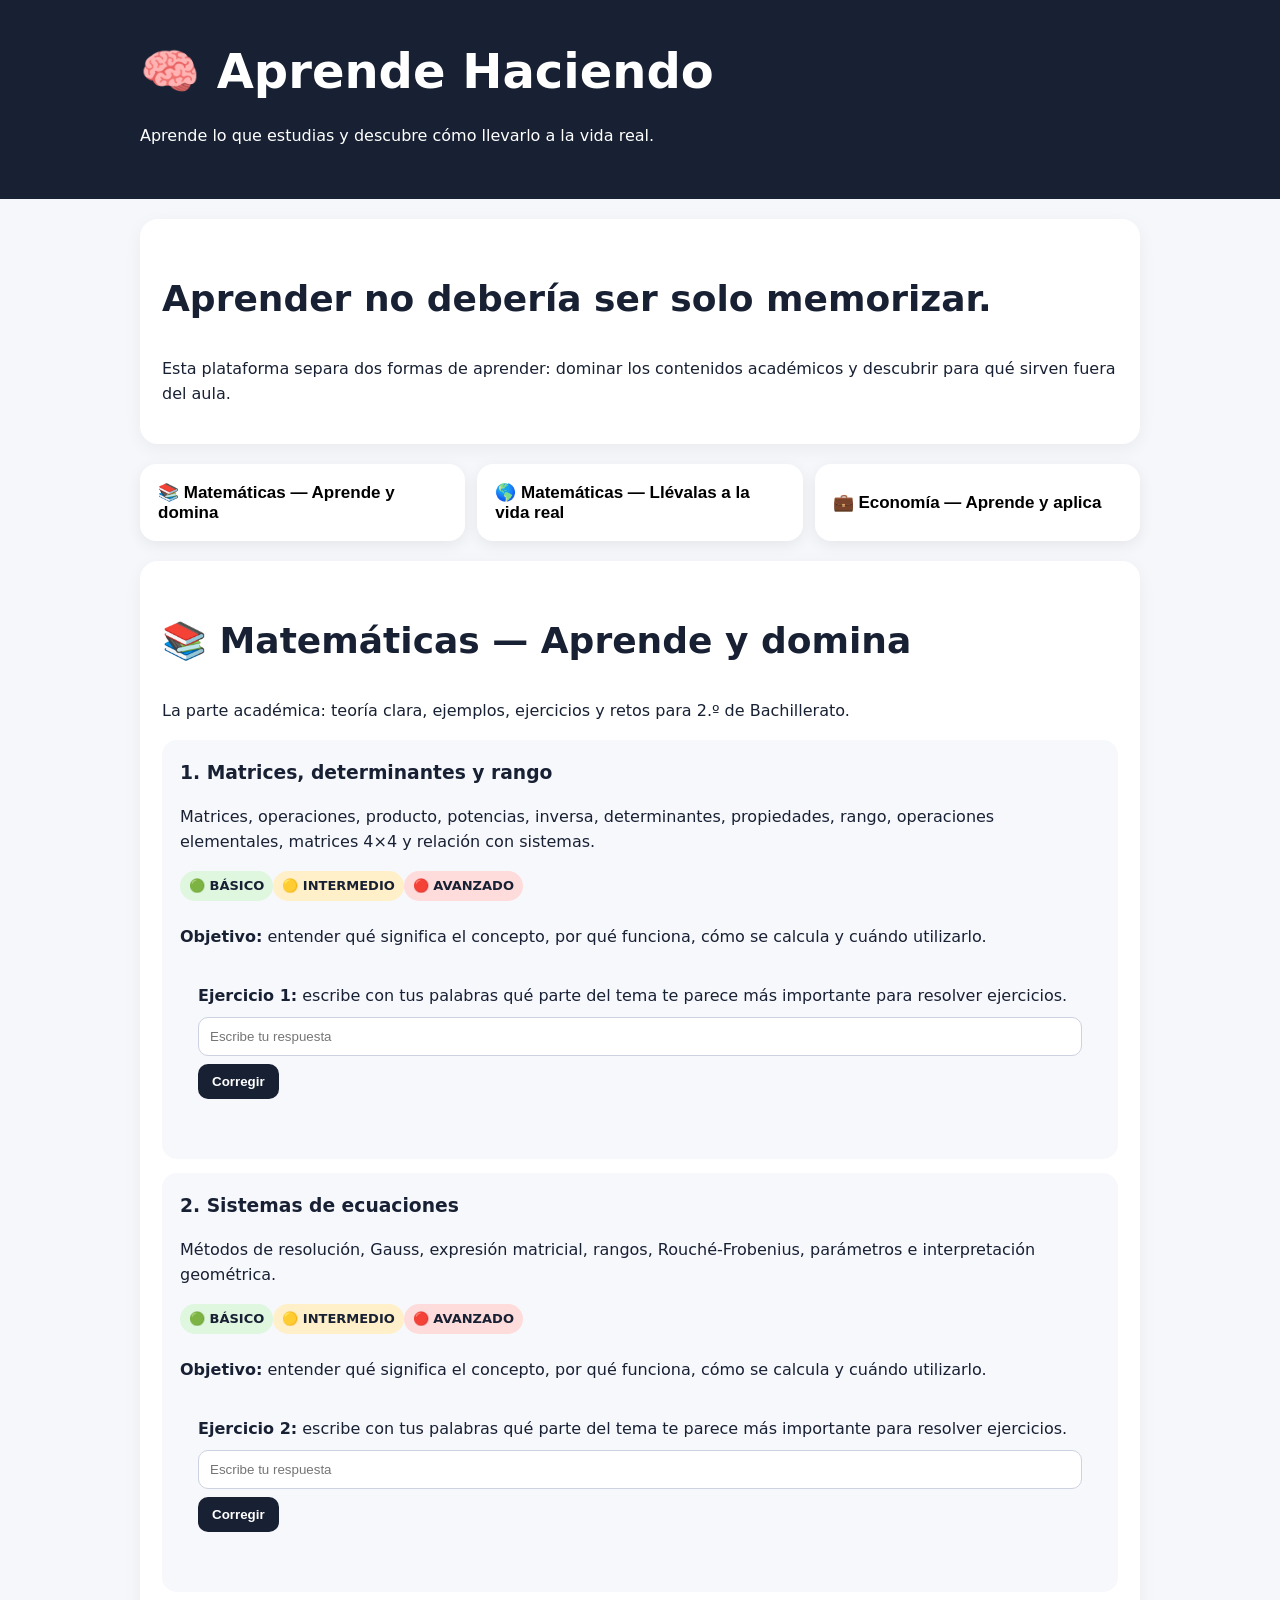
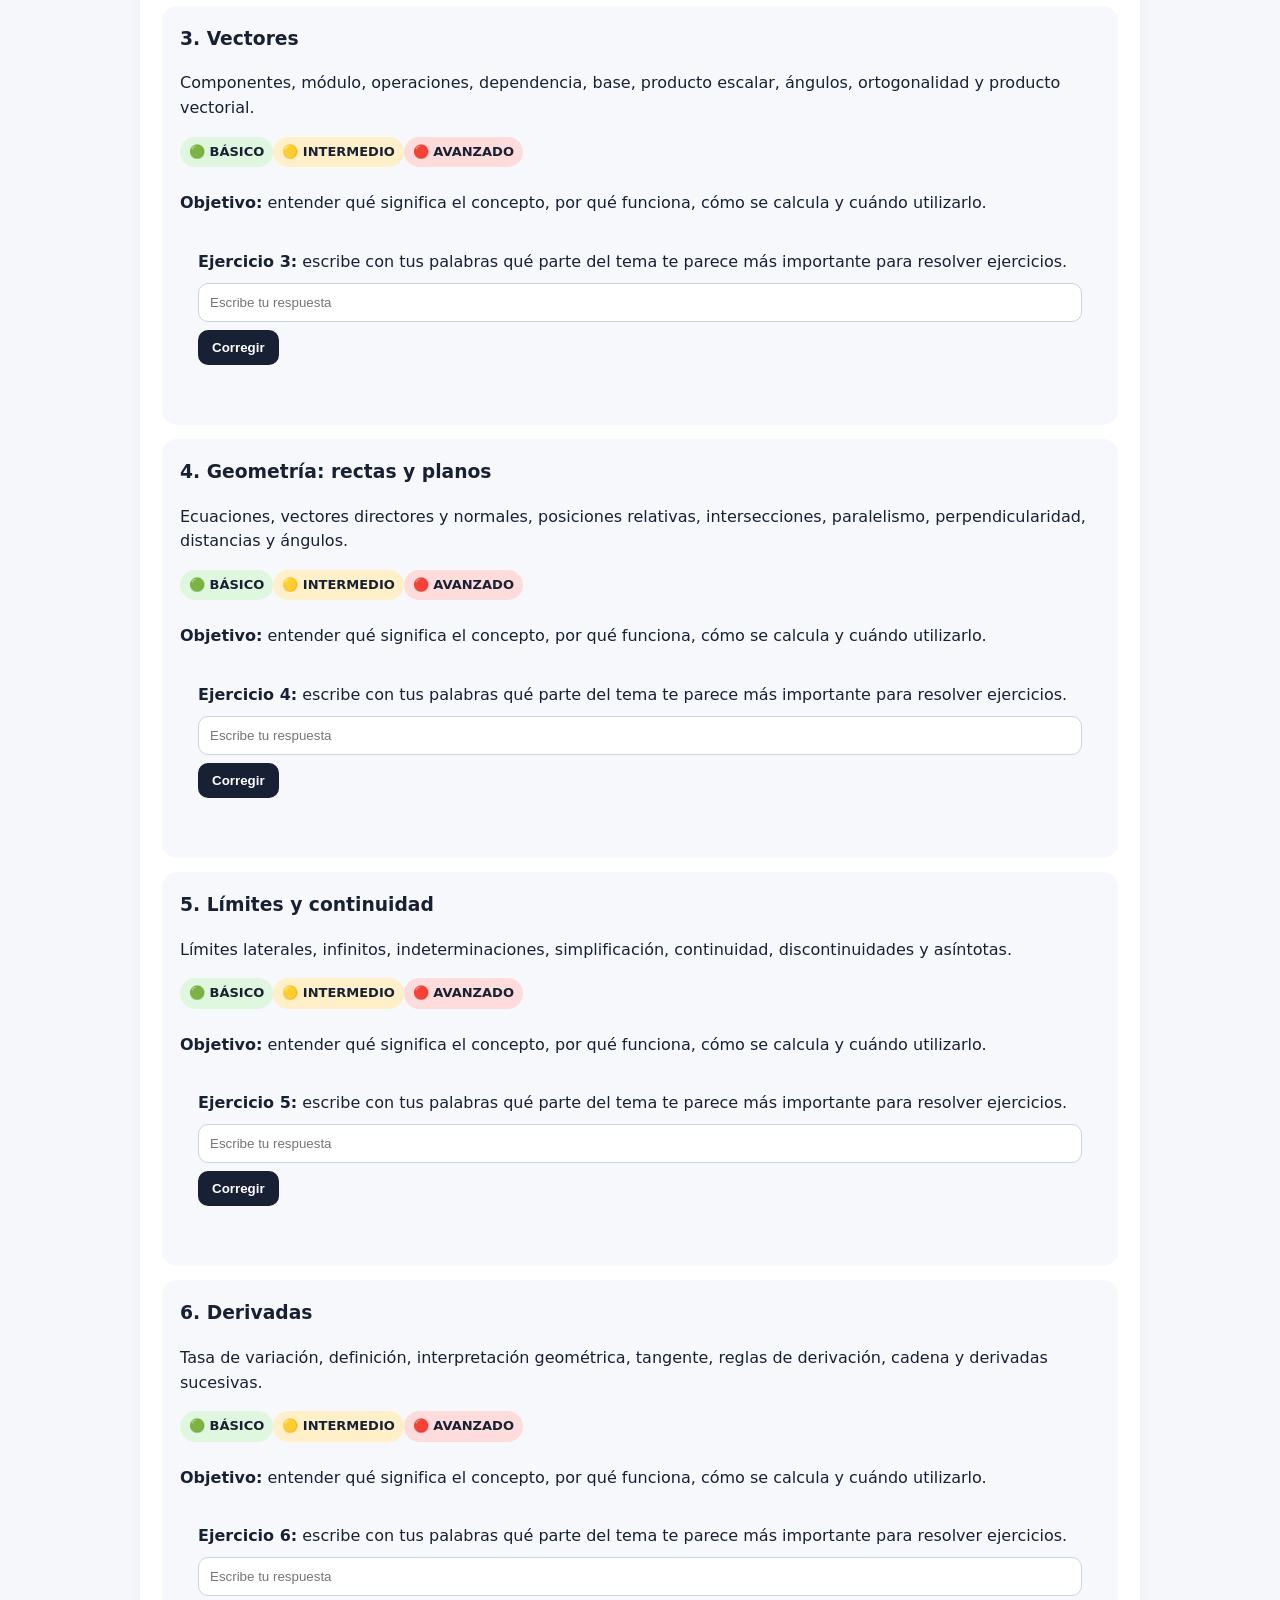
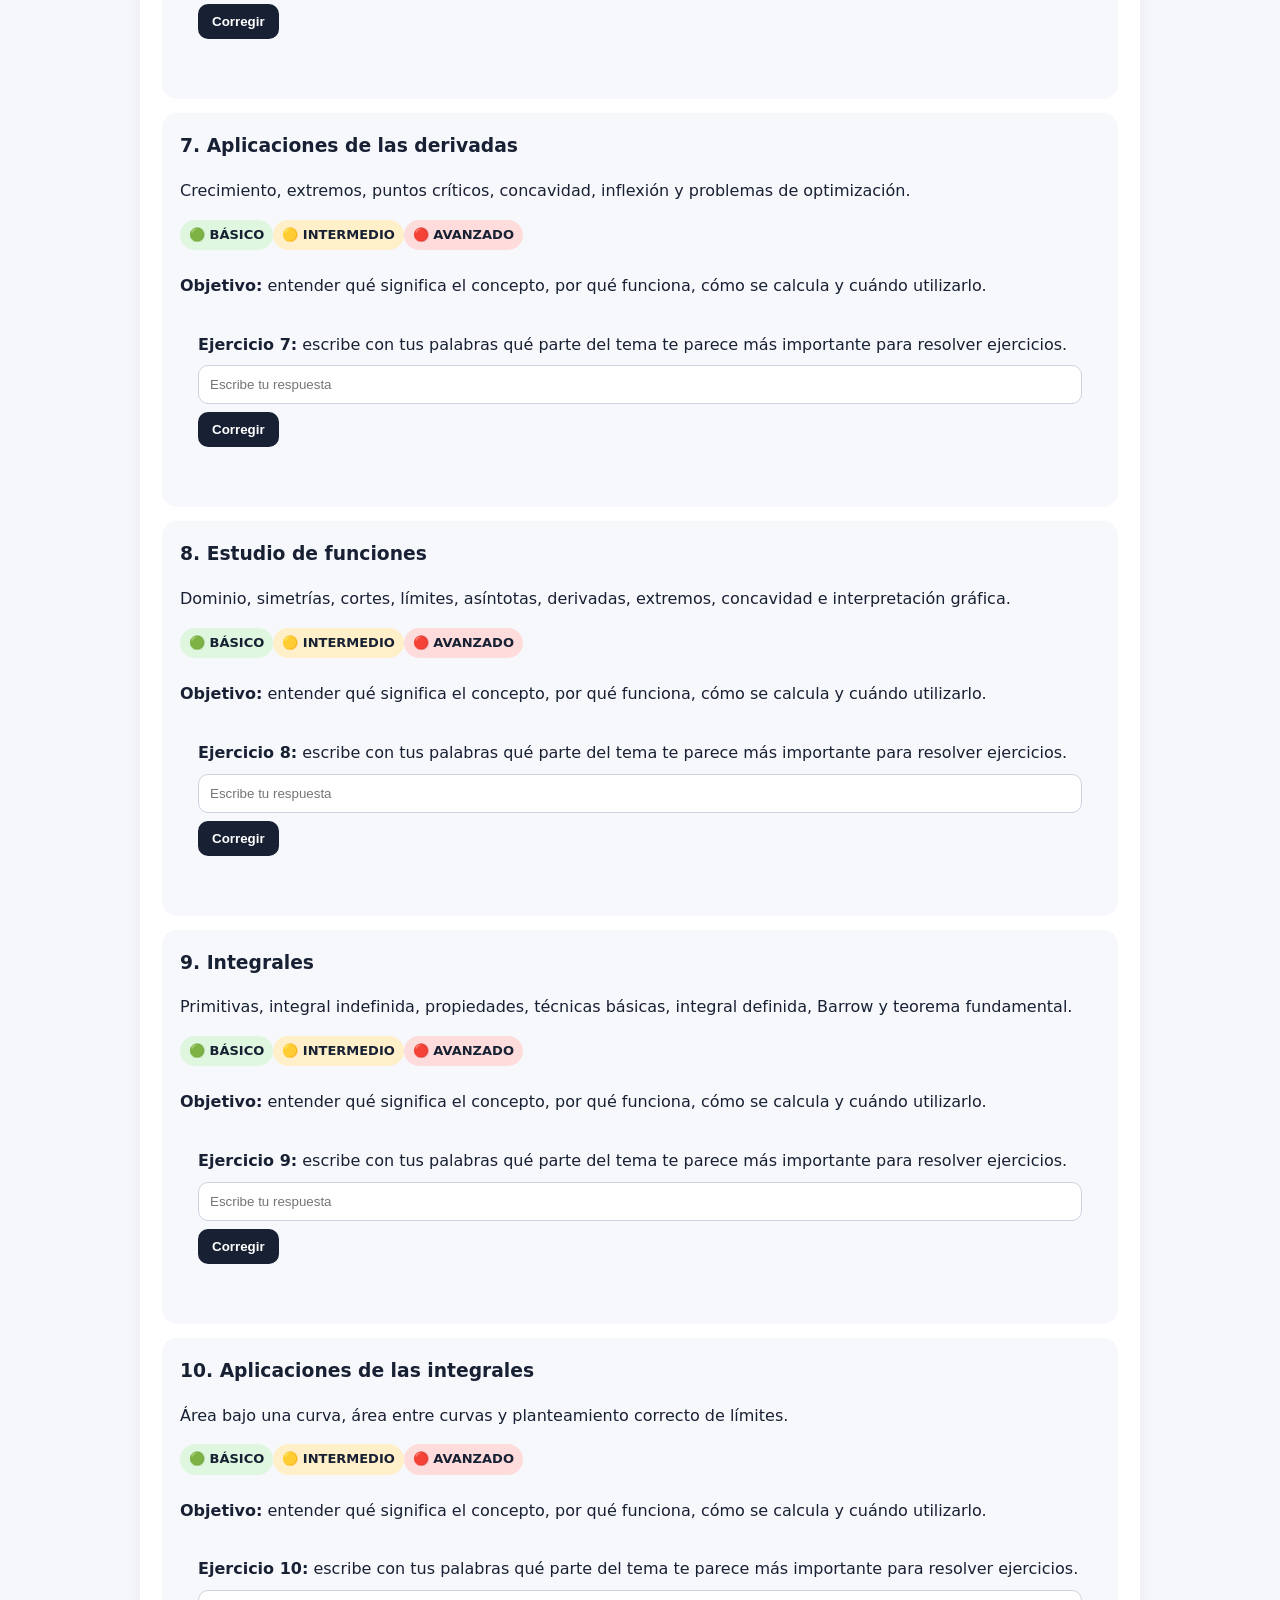
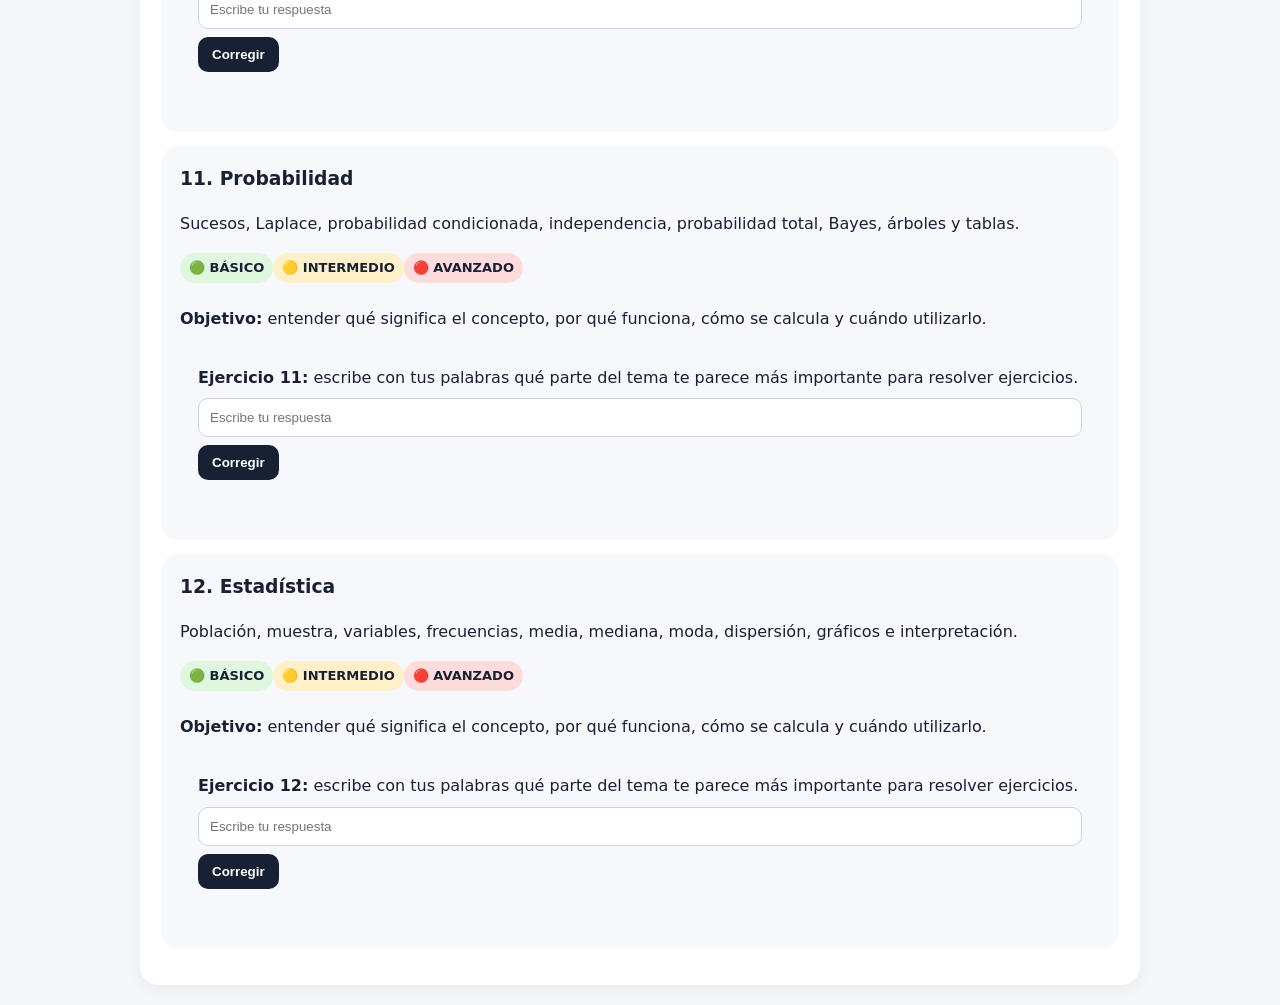
<file: index.html>
<!doctype html>
<html lang="es">
<head>
<meta charset="utf-8">
<meta name="viewport" content="width=device-width, initial-scale=1">
<title>Aprende Haciendo</title>
<link rel="stylesheet" href="style.css">
</head>
<body>
<header>
  <div class="wrap">
    <h1>🧠 Aprende Haciendo</h1>
    <p>Aprende lo que estudias y descubre cómo llevarlo a la vida real.</p>
  </div>
</header>

<main class="wrap">
  <section class="hero">
    <h2>Aprender no debería ser solo memorizar.</h2>
    <p>Esta plataforma separa dos formas de aprender: dominar los contenidos académicos y descubrir para qué sirven fuera del aula.</p>
  </section>

  <nav class="cards">
    <button onclick="showSection('mates')">📚 Matemáticas — Aprende y domina</button>
    <button onclick="showSection('vida')">🌎 Matemáticas — Llévalas a la vida real</button>
    <button onclick="showSection('economia')">💼 Economía — Aprende y aplica</button>
  </nav>

  <section id="mates" class="section hidden">
    <h2>📚 Matemáticas — Aprende y domina</h2>
    <p>La parte académica: teoría clara, ejemplos, ejercicios y retos para 2.º de Bachillerato.</p>
    <div id="topics"></div>
  </section>

  <section id="vida" class="section hidden">
    <h2>🌎 Matemáticas — Llévalas a la vida real</h2>
    <p>Las matemáticas no terminan en un examen. Aquí puedes explorar cómo aparecen en profesiones y situaciones reales.</p>
    <div class="topic-grid">
      <article><h3>🏗️ Ingeniería</h3><p>Modelos, medidas, fuerzas, estructuras, datos y optimización ayudan a diseñar y resolver problemas reales.</p></article>
      <article><h3>🏛️ Arquitectura</h3><p>Geometría, proporciones, escalas, áreas, volúmenes y funciones aparecen al diseñar espacios.</p></article>
      <article><h3>💻 Tecnología</h3><p>Álgebra, lógica, estadística y funciones ayudan a programar, analizar datos y crear sistemas.</p></article>
      <article><h3>💼 Economía y empresa</h3><p>Porcentajes, funciones, estadística y optimización ayudan a estudiar precios, costes, ingresos y decisiones.</p></article>
      <article><h3>🔬 Ciencia</h3><p>Las matemáticas permiten medir, modelizar fenómenos y analizar resultados.</p></article>
      <article><h3>📐 Matemáticas puras</h3><p>Investigar matemáticas significa profundizar en estructuras, demostraciones, patrones y problemas abstractos.</p></article>
    </div>
    <h3>Preguntas para pensar</h3>
    <div id="lifeQuestions"></div>
  </section>

  <section id="economia" class="section hidden">
    <h2>💼 Economía — Aprende y aplica</h2>
    <p>La economía también está presente en decisiones cotidianas: comprar, ahorrar, comparar, emprender y gestionar recursos.</p>
    <div id="ecoQuestions"></div>
    <div class="callout">
      <h3>🚀 Seguir aprendiendo</h3>
      <p>Si te interesa administración de empresas o crear tu propia empresa, puedes profundizar en costes, ingresos, beneficios, mercado, oferta y demanda, financiación, marketing, organización, inversión y emprendimiento.</p>
    </div>
  </section>
</main>
<script src="script.js"></script>
</body>
</html>
</file>
<file: style.css>
*{box-sizing:border-box}body{margin:0;font-family:system-ui,-apple-system,Segoe UI,sans-serif;background:#f5f7fb;color:#182033;line-height:1.55}header{background:#182033;color:white;padding:34px 0}.wrap{width:min(100% - 28px,1000px);margin:auto}h1{margin:0 0 6px;font-size:clamp(28px,8vw,48px)}h2{font-size:clamp(24px,6vw,36px)}.hero,.section{background:white;border-radius:18px;padding:22px;margin:20px 0;box-shadow:0 5px 18px #0000000d}.cards{display:grid;gap:12px;margin:20px 0}.cards button{border:0;border-radius:16px;padding:18px;text-align:left;font-size:17px;font-weight:700;background:white;box-shadow:0 4px 15px #00000012;cursor:pointer}.cards button:hover{transform:translateY(-1px)}.hidden{display:none}.topic,.question,.topic-grid article,.callout{background:#f7f8fc;border-radius:15px;padding:18px;margin:14px 0}.topic h3{margin-top:0}.level{display:inline-block;font-size:13px;font-weight:800;border-radius:999px;padding:5px 9px;margin-bottom:8px}.basic{background:#dff6df}.medium{background:#fff0c9}.advanced{background:#ffdcdc}.question input{width:100%;padding:11px;border:1px solid #ccd2df;border-radius:10px;margin:8px 0}.question button{padding:10px 14px;border:0;border-radius:10px;background:#182033;color:white;font-weight:700}.feedback{margin-top:10px;font-weight:650}.topic-grid{display:grid;grid-template-columns:1fr;gap:12px}@media(min-width:700px){.cards{grid-template-columns:repeat(3,1fr)}.topic-grid{grid-template-columns:repeat(2,1fr)}}.callout{border-left:5px solid #182033}
</file>
